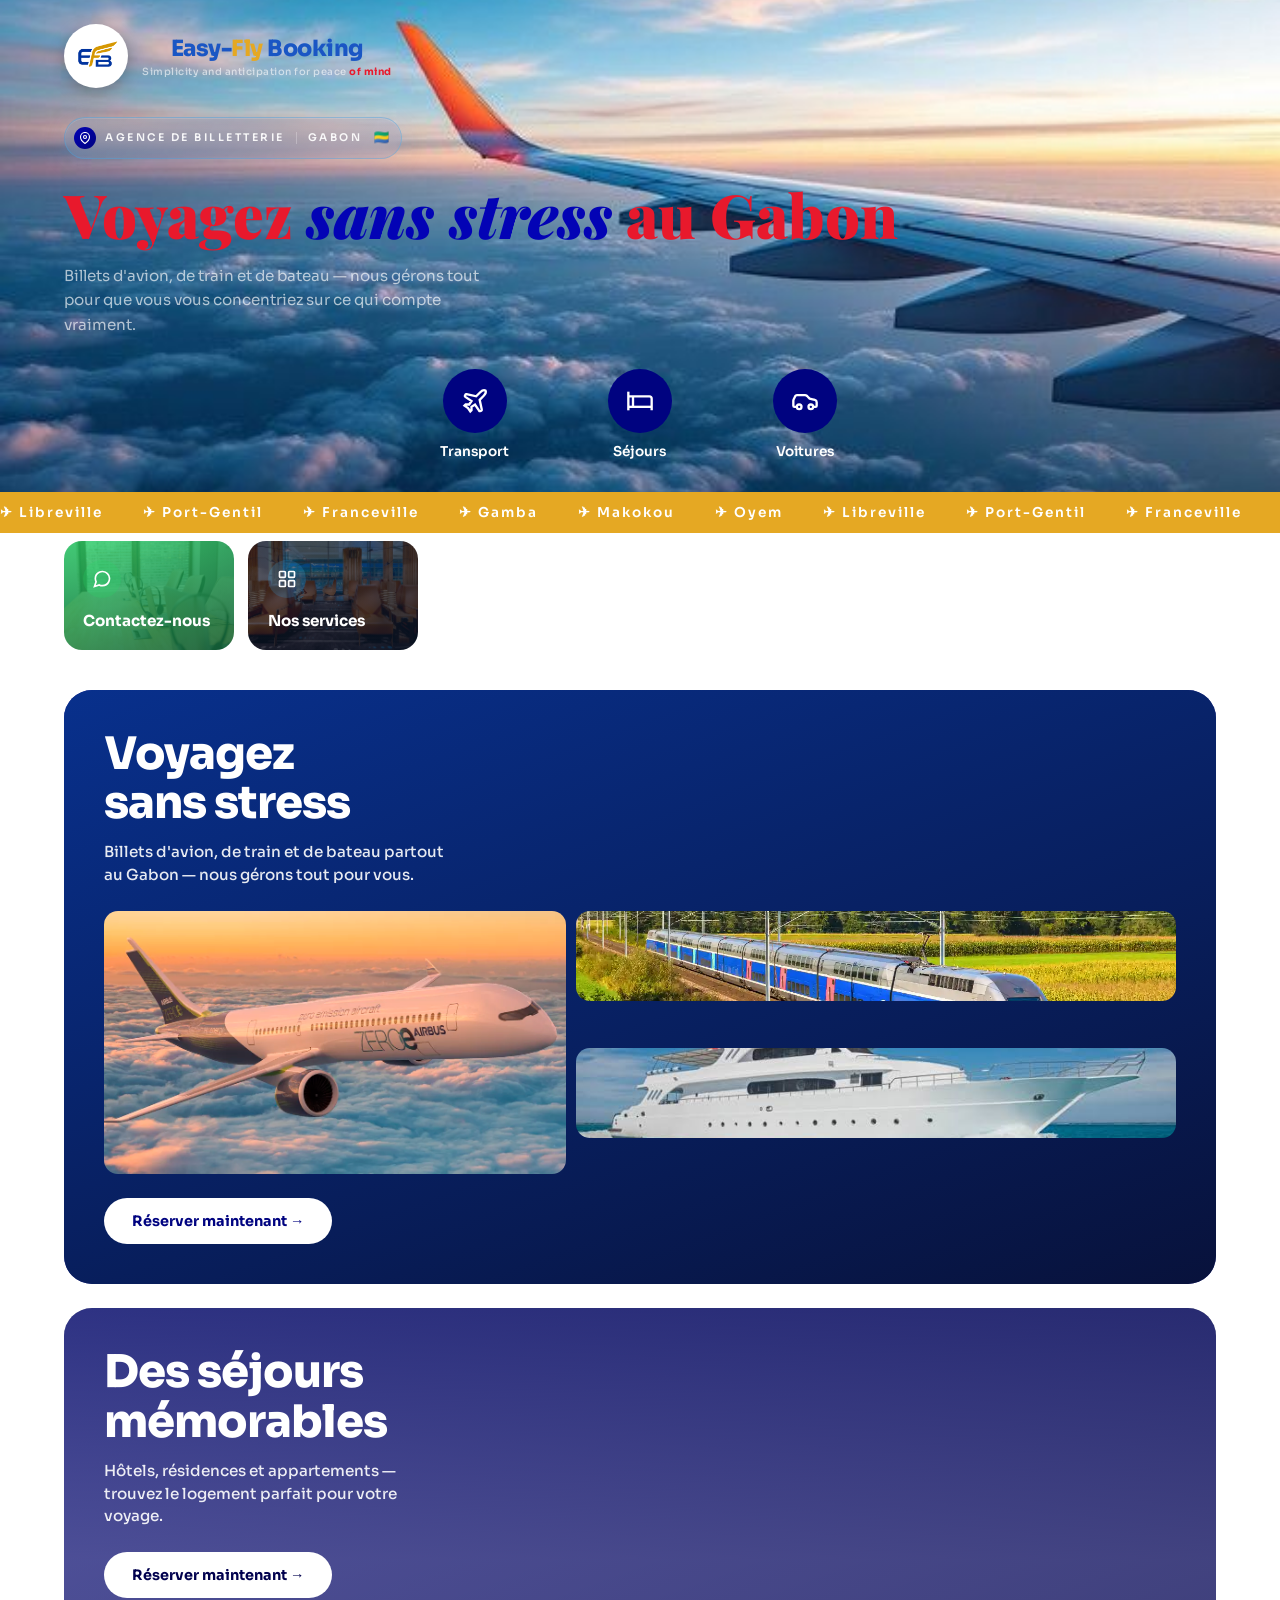
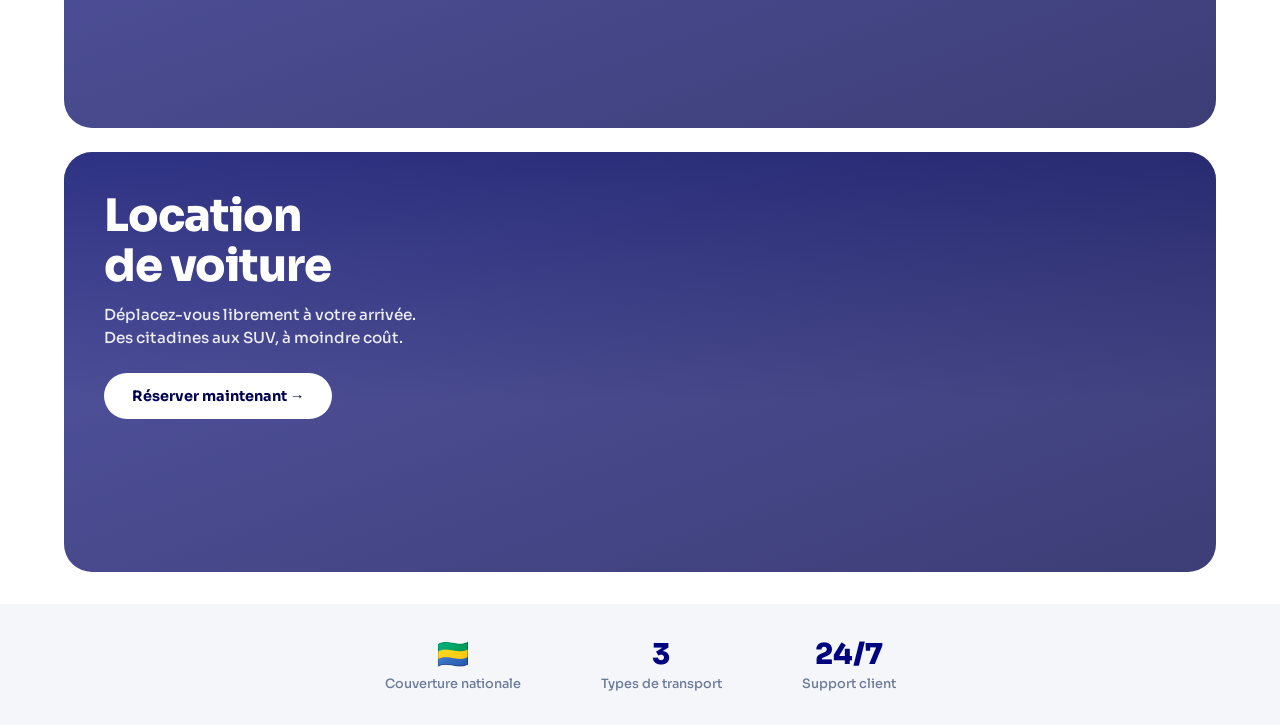
<file: index.html>
<!DOCTYPE html>
<html lang="fr">
<head>
<meta charset="UTF-8">
<meta name="viewport" content="width=device-width, initial-scale=1.0">
<title>Easy Fly Booking — Voyagez Sans Stress</title>
<link href="https://fonts.googleapis.com/css2?family=Sora:wght@400;500;600;700;800&family=Playfair+Display:wght@700;900&display=swap" rel="stylesheet">
  <link rel="stylesheet" href="style.css">
</head>
<body class="page-index">

<!-- TOP BAR with round icons -->
<div class="topbar">
  <div class="topbar-logo">
    <img src="images/logo-efb.png" alt="Easy-Fly Booking" class="topbar-logo-img">
    <div class="topbar-logo-text">
      <div class="logo-name"><span class="c-blue">Easy</span><span class="c-blue">-</span><span class="c-gold">Fly</span> <span class="c-blue">Booking</span></div>
      <div class="logo-tagline">Simplicity and anticipation for peace <span class="red">of mind</span></div>
    </div>
  </div>

  <div class="hero-inline">
    <div class="hero-inline-badge">
      <span class="badge-pin"><svg viewBox="0 0 24 24"><path d="M21 10c0 7-9 13-9 13s-9-6-9-13a9 9 0 0 1 18 0z"/><circle cx="12" cy="10" r="3"/></svg></span>
      Agence de billetterie
      <span class="badge-divider"></span>
      Gabon <span class="badge-flag">🇬🇦</span>
    </div>
    <h1><span class="h1-red">Voyagez</span> <em>sans stress</em> <span class="h1-red">au Gabon</span></h1>
    <p>Billets d'avion, de train et de bateau — nous gérons tout pour que vous vous concentriez sur ce qui compte vraiment.</p>
  </div>

  <div class="icon-nav">
    <a class="icon-item" onclick="openTransport()">
      <div class="icon-circle">
        <svg viewBox="0 0 24 24"><path d="M17.8 19.2 16 11l3.5-3.5C21 6 21.5 4 21 3c-1-.5-3 0-4.5 1.5L13 8 4.8 6.2c-.5-.1-.9.1-1.1.5l-.3.5c-.2.5-.1 1 .3 1.3L9 12l-2 3H4l-1 1 3 2 2 3 1-1v-3l3-2 3.5 5.3c.3.4.8.5 1.3.3l.5-.2c.4-.3.6-.7.5-1.2z"/></svg>
      </div>
      <span class="icon-label">Transport</span>
    </a>
    <a class="icon-item" onclick="openReservation('Séjours')">
      <div class="icon-circle">
        <svg viewBox="0 0 24 24"><path d="M2 4v16"/><path d="M2 8h18a2 2 0 0 1 2 2v10"/><path d="M2 17h20"/><path d="M6 8v9"/></svg>
      </div>
      <span class="icon-label">Séjours</span>
    </a>
    <a class="icon-item" onclick="openReservation('Location de voitures')">
      <div class="icon-circle">
        <svg viewBox="0 0 24 24"><path d="M19 17h2c.6 0 1-.4 1-1v-3c0-.9-.7-1.7-1.5-1.9C18.7 10.6 16 10 16 10s-1.3-1.4-2.2-2.3c-.5-.4-1.1-.7-1.8-.7H5c-.6 0-1.1.4-1.4.9l-1.4 2.9A3.7 3.7 0 0 0 2 12v4c0 .6.4 1 1 1h2"/><circle cx="7" cy="17" r="2"/><circle cx="17" cy="17" r="2"/></svg>
      </div>
      <span class="icon-label">Voitures</span>
    </a>
  </div>
</div>

<!-- DESTINATIONS BAND -->
<div class="dest-band">
  <div class="dest-band-track">
    <span class="dest-band-item">✈ Libreville</span>
    <span class="dest-band-item">✈ Port-Gentil</span>
    <span class="dest-band-item">✈ Franceville</span>
    <span class="dest-band-item">✈ Gamba</span>
    <span class="dest-band-item">✈ Makokou</span>
    <span class="dest-band-item">✈ Oyem</span>
    <span class="dest-band-item">✈ Libreville</span>
    <span class="dest-band-item">✈ Port-Gentil</span>
    <span class="dest-band-item">✈ Franceville</span>
    <span class="dest-band-item">✈ Gamba</span>
    <span class="dest-band-item">✈ Makokou</span>
    <span class="dest-band-item">✈ Oyem</span>
  </div>
</div>

<!-- SCROLL CARDS -->
<div class="scroll-cards">
  <a href="https://wa.me/241065033140?text=Bonjour%2C%20je%20souhaite%20avoir%20des%20informations%20sur%20vos%20prestations%20de%20services%20de%20r%C3%A9servation%20de%20billets%20d%27avion%2C%20de%20bateau%20et%20de%20train." target="_blank" class="mini-card mini-contact">
    <div class="mini-card-icon" style="background:rgba(37,211,102,0.25);">
      <svg viewBox="0 0 24 24" style="width:20px;height:20px;stroke:#fff;stroke-width:2;fill:none;"><path d="M21 11.5a8.38 8.38 0 0 1-.9 3.8 8.5 8.5 0 0 1-7.6 4.7 8.38 8.38 0 0 1-3.8-.9L3 21l1.9-5.7a8.38 8.38 0 0 1-.9-3.8 8.5 8.5 0 0 1 4.7-7.6 8.38 8.38 0 0 1 3.8-.9h.5a8.48 8.48 0 0 1 8 8v.5z"/></svg>
    </div>
    <h4>Contactez-nous</h4>
  </a>
  <a href="services.html" class="mini-card mini-services">
    <div class="mini-card-icon">
      <svg viewBox="0 0 24 24" style="width:20px;height:20px;stroke:#fff;stroke-width:2;fill:none;"><rect x="3" y="3" width="7" height="7" rx="1"/><rect x="14" y="3" width="7" height="7" rx="1"/><rect x="3" y="14" width="7" height="7" rx="1"/><rect x="14" y="14" width="7" height="7" rx="1"/></svg>
    </div>
    <h4>Nos services</h4>
  </a>
</div>

<!-- BIG BLOCKS -->
<div class="blocks" id="services">

  <!-- TRANSPORT BLOCK -->
  <div class="big-block block-flights" onclick="window.location.href='contrat-reservation.html'">
    <div class="city-slideshow">
      <div class="city-slide" style="background-image:url('images/ville1.jpg');"></div>
      <div class="city-slide" style="background-image:url('images/ville2.jpg');"></div>
      <div class="city-slide" style="background-image:url('images/ville3.jpg');"></div>
    </div>
    <div class="block-flights-overlay"></div>
    <div class="block-title">Voyagez<br>sans stress</div>
    <div class="block-sub">Billets d'avion, de train et de bateau partout au Gabon — nous gérons tout pour vous.</div>
    <div class="collage">
      <img class="c1" src="images/avion.webp" alt="Avion">
      <img class="c2" src="images/train.webp" alt="Train">
      <img class="c3" src="images/bateau.jpg" alt="Bateau">
    </div>
    <a href="contrat-reservation.html" class="block-cta" onclick="event.stopPropagation()">Réserver maintenant →</a>
  </div>

  <!-- SEJOURS BLOCK -->
  <div class="big-block block-photo" onclick="openReservation('Séjours')">
    <div class="slideshow-3">
      <div class="slide-3" style="background-image:url('images/sejour.jpg');"></div>
      <div class="slide-3" style="background-image:url('images/sejour1.jpg');"></div>
      <div class="slide-3" style="background-image:url('images/sejour2.jpg');"></div>
    </div>
    <div class="block-photo-overlay"></div>
    <div class="block-title">Des séjours<br>mémorables</div>
    <div class="block-sub">Hôtels, résidences et appartements — trouvez le logement parfait pour votre voyage.</div>
    <a class="block-cta" onclick="event.stopPropagation(); openReservation('Séjours')">Réserver maintenant →</a>
  </div>

  <!-- VOITURES BLOCK -->
  <div class="big-block block-photo" onclick="openReservation('Location de voitures')">
    <div class="slideshow-3">
      <div class="slide-3" style="background-image:url('images/voiture-parking.jpg');"></div>
      <div class="slide-3" style="background-image:url('images/voiture.jpg');"></div>
      <div class="slide-3" style="background-image:url('images/voiture2.jpg');"></div>
    </div>
    <div class="block-photo-overlay"></div>
    <div class="block-title">Location<br>de voiture</div>
    <div class="block-sub">Déplacez-vous librement à votre arrivée. Des citadines aux SUV, à moindre coût.</div>
    <a class="block-cta" onclick="event.stopPropagation(); openReservation('Location de voitures')">Réserver maintenant →</a>
  </div>

</div>

<!-- STATS -->
<div class="stats-strip">
  <div class="stat"><b>🇬🇦</b><span>Couverture nationale</span></div>
  <div class="stat"><b>3</b><span>Types de transport</span></div>
  <div class="stat"><b>24/7</b><span>Support client</span></div>
</div>

<!-- MODALE CHOIX TRANSPORT -->
<div class="modal" id="transport-modal">
  <div class="modal-box" style="max-width:420px;">
    <h3 style="margin-bottom:0.4rem;">Quel transport ?</h3>
    <p style="margin-bottom:1.5rem;">Choisissez votre mode de transport pour démarrer votre réservation.</p>
    <div class="transport-choices">
      <a href="contrat-reservation.html?transport=avion" class="transport-choice">
        <div class="tc-icon" style="background:linear-gradient(135deg,#1A56C4,#0A3A8F);">
          <svg viewBox="0 0 24 24"><path d="M17.8 19.2 16 11l3.5-3.5C21 6 21.5 4 21 3c-1-.5-3 0-4.5 1.5L13 8 4.8 6.2c-.5-.1-.9.1-1.1.5l-.3.5c-.2.5-.1 1 .3 1.3L9 12l-2 3H4l-1 1 3 2 2 3 1-1v-3l3-2 3.5 5.3c.3.4.8.5 1.3.3l.5-.2c.4-.3.6-.7.5-1.2z"/></svg>
        </div>
        <div class="tc-text"><b>Avion</b><span>Vols domestiques</span></div>
        <span class="tc-arrow">→</span>
      </a>
      <a href="contrat-reservation.html?transport=train" class="transport-choice">
        <div class="tc-icon" style="background:linear-gradient(135deg,#1C3557,#0A1628);">
          <svg viewBox="0 0 24 24"><rect x="4" y="3" width="16" height="16" rx="2"/><path d="M4 11h16"/><path d="M12 3v8"/><path d="m8 19-2 3"/><path d="m18 22-2-3"/><path d="M8 15h.01"/><path d="M16 15h.01"/></svg>
        </div>
        <div class="tc-text"><b>Train</b><span>Liaison Libreville — Franceville</span></div>
        <span class="tc-arrow">→</span>
      </a>
      <a href="contrat-reservation.html?transport=bateau" class="transport-choice">
        <div class="tc-icon" style="background:linear-gradient(135deg,#E5A823,#B8860B);">
          <svg viewBox="0 0 24 24"><path d="M2 21c.6.5 1.2 1 2.5 1 2.5 0 2.5-2 5-2 2.6 0 2.4 2 5 2 2.5 0 2.5-2 5-2 1.3 0 1.9.5 2.5 1"/><path d="M19.38 20A11.6 11.6 0 0 0 21 14l-9-4-9 4c0 2.9.94 5.34 2.81 7.76"/><path d="M19 13V7a2 2 0 0 0-2-2H7a2 2 0 0 0-2 2v6"/><path d="M12 10v4"/><path d="M12 2v3"/></svg>
        </div>
        <div class="tc-text"><b>Bateau</b><span>Liaison Libreville — Port-Gentil</span></div>
        <span class="tc-arrow">→</span>
      </a>
    </div>
    <button class="modal-close" onclick="closeTransport()" style="margin-top:1.2rem;">Annuler</button>
  </div>
</div>


<!-- MODALE RÉSERVATION (Séjours / Voitures) -->
<div class="modal" id="reservation-modal">
  <div class="modal-box" style="max-width:440px;">
    <h3 id="resa-title" style="margin-bottom:0.4rem;">Réservation</h3>
    <p style="margin-bottom:1.2rem;color:var(--gray);font-size:0.88rem;">Remplissez ce formulaire, nous vous répondons sur WhatsApp.</p>

    <div class="resa-form">
      <input id="resa-nom" type="text" placeholder="Votre nom complet *" class="resa-input">
      <input id="resa-tel" type="tel" placeholder="Votre téléphone *" class="resa-input">
      <input id="resa-ville" type="text" placeholder="Ville / destination *" class="resa-input">
      <div class="resa-row">
        <input id="resa-datedebut" type="text" onfocus="(this.type='date')" placeholder="Date début *" class="resa-input">
        <input id="resa-datefin" type="text" onfocus="(this.type='date')" placeholder="Date fin *" class="resa-input">
      </div>
      <textarea id="resa-details" placeholder="Détails (nb de personnes, type de véhicule, budget...)" class="resa-input" rows="3"></textarea>
    </div>

    <div id="resa-alert" style="display:none;color:#E8192C;font-size:0.82rem;margin:8px 0;"></div>

    <a id="resa-send" href="#" target="_blank" onclick="return envoyerReservation()" class="resa-btn">
      💬 Envoyer sur WhatsApp
    </a>
    <button class="modal-close" onclick="closeReservation()" style="margin-top:10px;">Annuler</button>
  </div>
</div>

  <script src="script.js"></script>
</body>
</html>
</file>
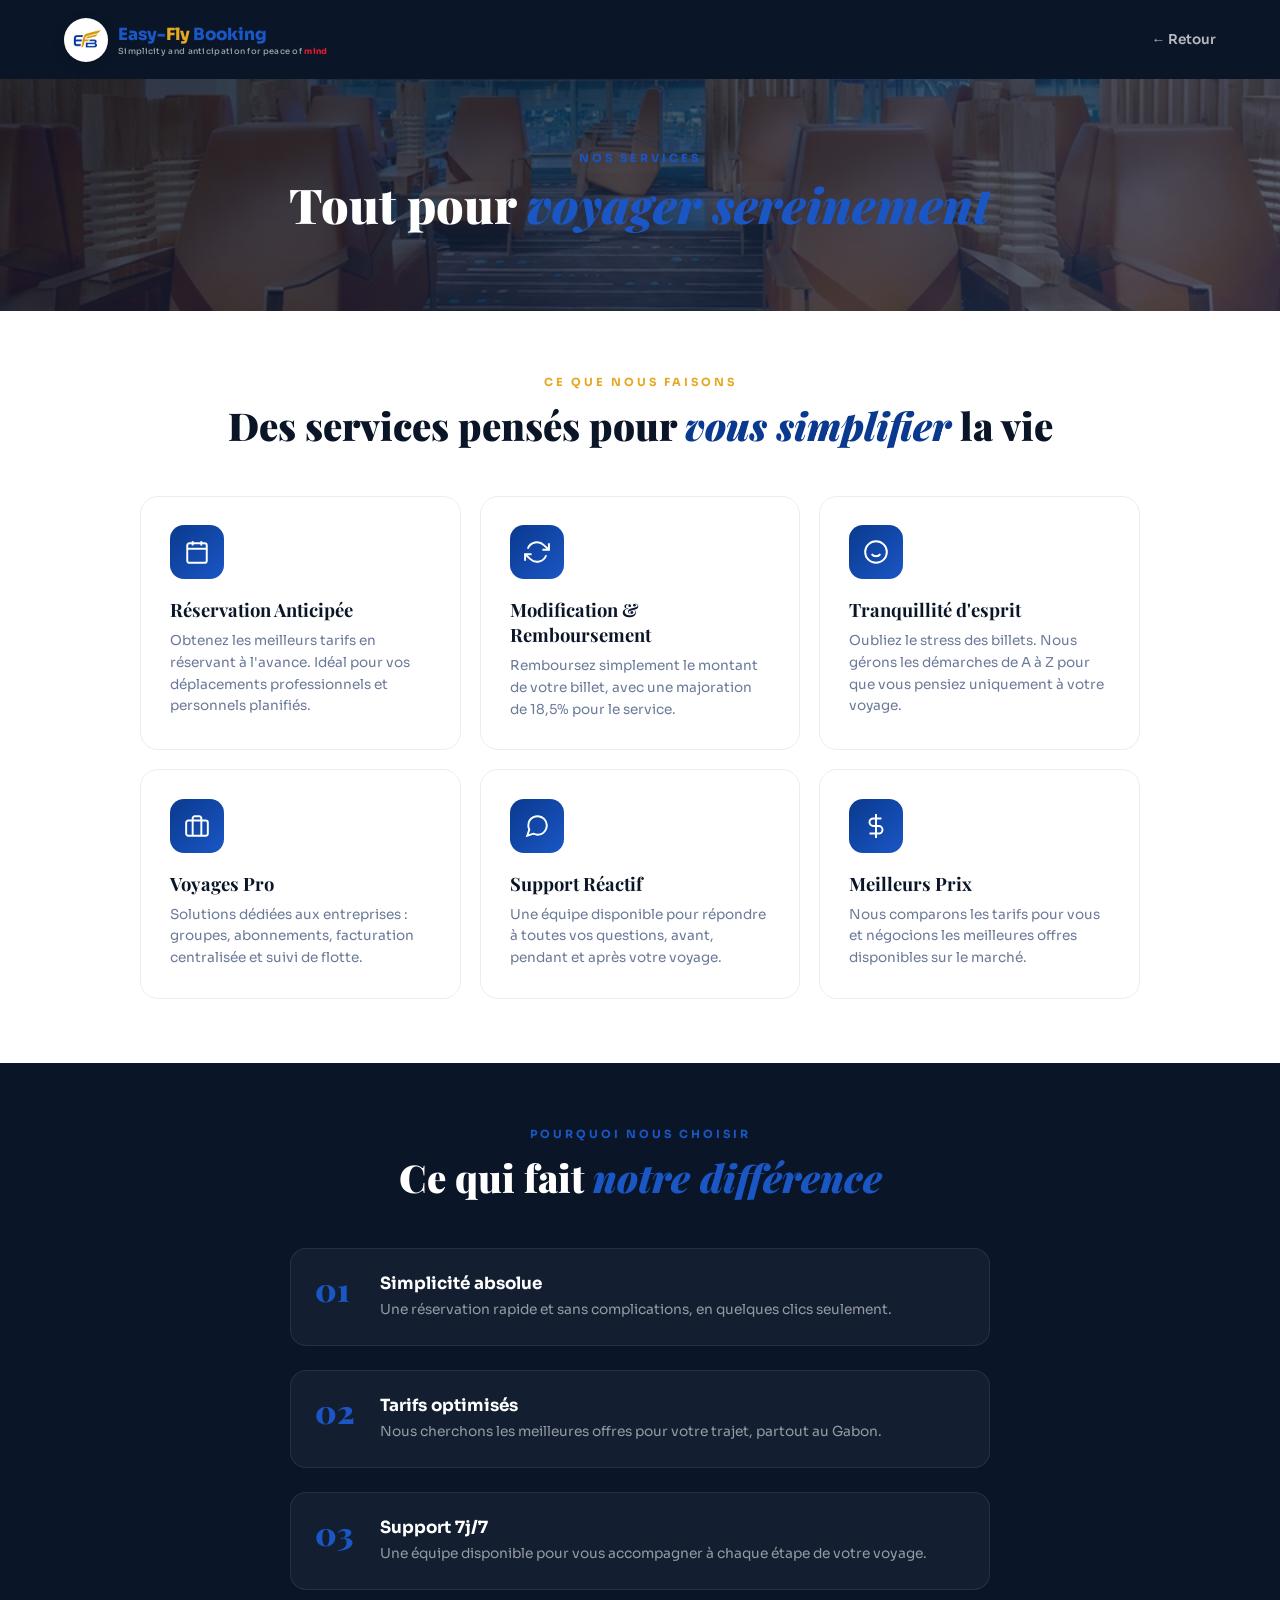
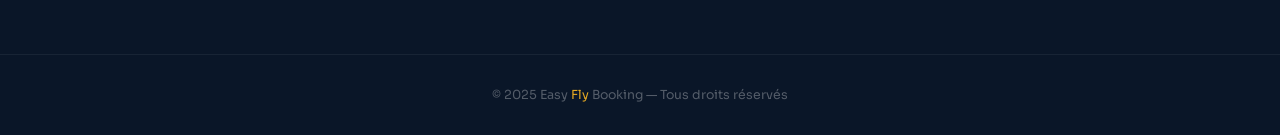
<file: services-2.html>
<!DOCTYPE html>
<html lang="fr">
<head>
<meta charset="UTF-8">
<meta name="viewport" content="width=device-width, initial-scale=1.0">
<title>Easy Fly Booking — Nos Services</title>
<link href="https://fonts.googleapis.com/css2?family=Sora:wght@400;500;600;700;800&family=Playfair+Display:wght@700;900&display=swap" rel="stylesheet">
<style>
  :root {
    --red:#E5A823; --blue:#0A3A8F; --blue-dark:#0A1628;
    --sky:#1A56C4; --white:#fff; --ink:#0A1628;
    --gray:#6B7A99; --light:#F4F6FA; --border:#E8EDF4;
  }
  *,*::before,*::after { margin:0; padding:0; box-sizing:border-box; }
  html { scroll-behavior:smooth; }
  body { font-family:'Sora',sans-serif; background:var(--white); color:var(--ink); -webkit-font-smoothing:antialiased; }

  /* NAV */
  .topnav {
    position:sticky; top:0; z-index:100;
    background:var(--blue-dark); color:#fff;
    display:flex; align-items:center; justify-content:space-between;
    padding:1.1rem 5%;
  }
  .topnav-logo { display:flex; align-items:center; gap:10px; }
  .topnav-logo-img {
    height:44px; width:44px; flex-shrink:0;
    border-radius:50%; background:#fff;
    object-fit:contain; padding:4px;
    box-shadow:0 3px 12px rgba(0,0,0,0.2);
  }
  .topnav-logo-text { display:flex; flex-direction:column; gap:1px; }
  .tn-name { font-size:1.05rem; font-weight:800; color:#fff; }
  .tn-name .c-blue { color:#1A56C4; }
  .tn-name .c-gold { color:#E5A823; }
  .tn-tagline { font-size:0.52rem; font-weight:500; letter-spacing:0.3px; color:rgba(255,255,255,0.6); }
  .tn-tagline .red { color:#E8192C; font-weight:700; }
  .topnav-back { color:rgba(255,255,255,0.7); text-decoration:none; font-size:0.85rem; font-weight:600; }
  .topnav-back:hover { color:#fff; }

  /* PAGE HEADER */
  .page-header {
    position:relative;
    background:
      linear-gradient(135deg, rgba(10,22,40,0.80), rgba(28,53,87,0.70)),
      url('images/lounge.webp') center/cover no-repeat;
    color:#fff; padding:4.5rem 5% 5rem; text-align:center;
    overflow:hidden;
  }
  .page-header .eyebrow {
    font-size:0.7rem; font-weight:700; letter-spacing:3px;
    text-transform:uppercase; color:var(--sky); margin-bottom:0.8rem;
  }
  .page-header h1 {
    font-family:'Playfair Display',serif;
    font-size:clamp(2rem,5vw,3rem); font-weight:900; line-height:1.1;
  }
  .page-header h1 em { color:var(--sky); font-style:italic; }

  /* SECTION */
  section { padding:4rem 5%; }
  .section-eyebrow {
    font-size:0.7rem; font-weight:700; letter-spacing:3px;
    text-transform:uppercase; color:var(--red); margin-bottom:0.8rem; text-align:center;
  }
  .section-title {
    font-family:'Playfair Display',serif;
    font-size:clamp(1.7rem,4vw,2.4rem); font-weight:900;
    text-align:center; margin-bottom:3rem; line-height:1.2;
  }
  .section-title em { color:var(--blue); font-style:italic; }

  /* FEATURES GRID */
  .features-grid {
    display:grid; grid-template-columns:repeat(auto-fit,minmax(280px,1fr));
    gap:1.2rem; max-width:1000px; margin:0 auto;
  }
  .feature-card {
    background:var(--white); border:1px solid var(--border);
    border-radius:18px; padding:1.8rem;
    transition:transform 0.3s, box-shadow 0.3s, border-color 0.3s;
  }
  .feature-card:hover {
    transform:translateY(-6px); box-shadow:0 16px 40px rgba(0,0,0,0.1);
    border-color:var(--blue);
  }
  .feature-icon {
    width:54px; height:54px; border-radius:14px;
    background:linear-gradient(135deg,var(--blue),var(--sky));
    display:flex; align-items:center; justify-content:center; margin-bottom:1.1rem;
  }
  .feature-icon svg { width:26px; height:26px; stroke:#fff; stroke-width:1.8; fill:none; }
  .feature-card h3 { font-family:'Playfair Display',serif; font-size:1.15rem; font-weight:700; margin-bottom:0.5rem; }
  .feature-card p { font-size:0.85rem; color:var(--gray); line-height:1.6; }

  /* DIFFERENCE SECTION */
  .difference { background:var(--blue-dark); color:#fff; }
  .difference .section-eyebrow { color:var(--sky); }
  .difference .section-title { color:#fff; }
  .diff-list {
    max-width:700px; margin:0 auto;
    display:flex; flex-direction:column; gap:1.5rem;
  }
  .diff-item {
    display:flex; gap:1.2rem; align-items:flex-start;
    background:rgba(255,255,255,0.04);
    border:1px solid rgba(255,255,255,0.08);
    border-radius:16px; padding:1.5rem;
  }
  .diff-num {
    font-family:'Playfair Display',serif; font-size:2rem; font-weight:900;
    color:var(--sky); line-height:1; flex-shrink:0; width:46px;
  }
  .diff-title { font-weight:700; font-size:1.05rem; margin-bottom:5px; }
  .diff-desc { font-size:0.86rem; color:rgba(255,255,255,0.55); line-height:1.6; }

  /* CTA */
  .cta-section { text-align:center; background:var(--light); }
  .cta-section h2 { font-family:'Playfair Display',serif; font-size:1.8rem; font-weight:900; margin-bottom:1.5rem; }
  .cta-btn {
    display:inline-block; background:var(--red); color:#fff; text-decoration:none;
    padding:15px 36px; border-radius:50px; font-weight:700; font-size:1rem;
    box-shadow:0 6px 24px rgba(232,25,44,0.35); transition:transform 0.2s;
  }
  .cta-btn:hover { transform:translateY(-2px); }

  footer { background:var(--blue-dark); color:rgba(255,255,255,0.3); text-align:center; padding:2rem; font-size:0.78rem; border-top:1px solid rgba(255,255,255,0.06); }
  footer span { color:var(--red); }
</style>
</head>
<body>

<div class="topnav">
  <div class="topnav-logo">
    <img src="images/logo-efb.png" alt="Easy-Fly Booking" class="topnav-logo-img">
    <div class="topnav-logo-text">
      <div class="tn-name"><span class="c-blue">Easy</span><span class="c-blue">-</span><span class="c-gold">Fly</span> <span class="c-blue">Booking</span></div>
      <div class="tn-tagline">Simplicity and anticipation for peace of <span class="red">mind</span></div>
    </div>
  </div>
  <a href="index.html" class="topnav-back">← Retour</a>
</div>

<div class="page-header">
  <div class="eyebrow">Nos services</div>
  <h1>Tout pour <em>voyager sereinement</em></h1>
</div>

<!-- SERVICES -->
<section>
  <div class="section-eyebrow">Ce que nous faisons</div>
  <h2 class="section-title">Des services pensés pour <em>vous simplifier</em> la vie</h2>
  <div class="features-grid">
    <div class="feature-card">
      <div class="feature-icon"><svg viewBox="0 0 24 24"><rect x="3" y="4" width="18" height="18" rx="2"/><line x1="3" y1="9" x2="21" y2="9"/><line x1="8" y1="2" x2="8" y2="6"/><line x1="16" y1="2" x2="16" y2="6"/></svg></div>
      <h3>Réservation Anticipée</h3>
      <p>Obtenez les meilleurs tarifs en réservant à l'avance. Idéal pour vos déplacements professionnels et personnels planifiés.</p>
    </div>
    <div class="feature-card">
      <div class="feature-icon"><svg viewBox="0 0 24 24"><polyline points="23 4 23 10 17 10"/><polyline points="1 20 1 14 7 14"/><path d="M3.51 9a9 9 0 0 1 14.85-3.36L23 10M1 14l4.64 4.36A9 9 0 0 0 20.49 15"/></svg></div>
      <h3>Modification & Remboursement</h3>
      <p>Remboursez simplement le montant de votre billet, avec une majoration de 18,5% pour le service.</p>
    </div>
    <div class="feature-card">
      <div class="feature-icon"><svg viewBox="0 0 24 24"><circle cx="12" cy="12" r="10"/><path d="M8 14s1.5 2 4 2 4-2 4-2"/><line x1="9" y1="9" x2="9.01" y2="9"/><line x1="15" y1="9" x2="15.01" y2="9"/></svg></div>
      <h3>Tranquillité d'esprit</h3>
      <p>Oubliez le stress des billets. Nous gérons les démarches de A à Z pour que vous pensiez uniquement à votre voyage.</p>
    </div>
    <div class="feature-card">
      <div class="feature-icon"><svg viewBox="0 0 24 24"><rect x="2" y="7" width="20" height="14" rx="2"/><path d="M16 21V5a2 2 0 0 0-2-2h-4a2 2 0 0 0-2 2v16"/></svg></div>
      <h3>Voyages Pro</h3>
      <p>Solutions dédiées aux entreprises : groupes, abonnements, facturation centralisée et suivi de flotte.</p>
    </div>
    <div class="feature-card">
      <div class="feature-icon"><svg viewBox="0 0 24 24"><path d="M21 11.5a8.38 8.38 0 0 1-.9 3.8 8.5 8.5 0 0 1-7.6 4.7 8.38 8.38 0 0 1-3.8-.9L3 21l1.9-5.7a8.38 8.38 0 0 1-.9-3.8 8.5 8.5 0 0 1 4.7-7.6 8.38 8.38 0 0 1 3.8-.9h.5a8.48 8.48 0 0 1 8 8v.5z"/></svg></div>
      <h3>Support Réactif</h3>
      <p>Une équipe disponible pour répondre à toutes vos questions, avant, pendant et après votre voyage.</p>
    </div>
    <div class="feature-card">
      <div class="feature-icon"><svg viewBox="0 0 24 24"><line x1="12" y1="1" x2="12" y2="23"/><path d="M17 5H9.5a3.5 3.5 0 0 0 0 7h5a3.5 3.5 0 0 1 0 7H6"/></svg></div>
      <h3>Meilleurs Prix</h3>
      <p>Nous comparons les tarifs pour vous et négocions les meilleures offres disponibles sur le marché.</p>
    </div>
  </div>
</section>

<!-- DIFFERENCE -->
<section class="difference">
  <div class="section-eyebrow">Pourquoi nous choisir</div>
  <h2 class="section-title">Ce qui fait <em style="color:var(--sky);">notre différence</em></h2>
  <div class="diff-list">
    <div class="diff-item">
      <div class="diff-num">01</div>
      <div>
        <div class="diff-title">Simplicité absolue</div>
        <div class="diff-desc">Une réservation rapide et sans complications, en quelques clics seulement.</div>
      </div>
    </div>
    <div class="diff-item">
      <div class="diff-num">02</div>
      <div>
        <div class="diff-title">Tarifs optimisés</div>
        <div class="diff-desc">Nous cherchons les meilleures offres pour votre trajet, partout au Gabon.</div>
      </div>
    </div>
    <div class="diff-item">
      <div class="diff-num">03</div>
      <div>
        <div class="diff-title">Support 7j/7</div>
        <div class="diff-desc">Une équipe disponible pour vous accompagner à chaque étape de votre voyage.</div>
      </div>
    </div>
  </div>
</section>

<footer>© 2025 Easy <span>Fly</span> Booking — Tous droits réservés</footer>

</body>
</html>
</file>
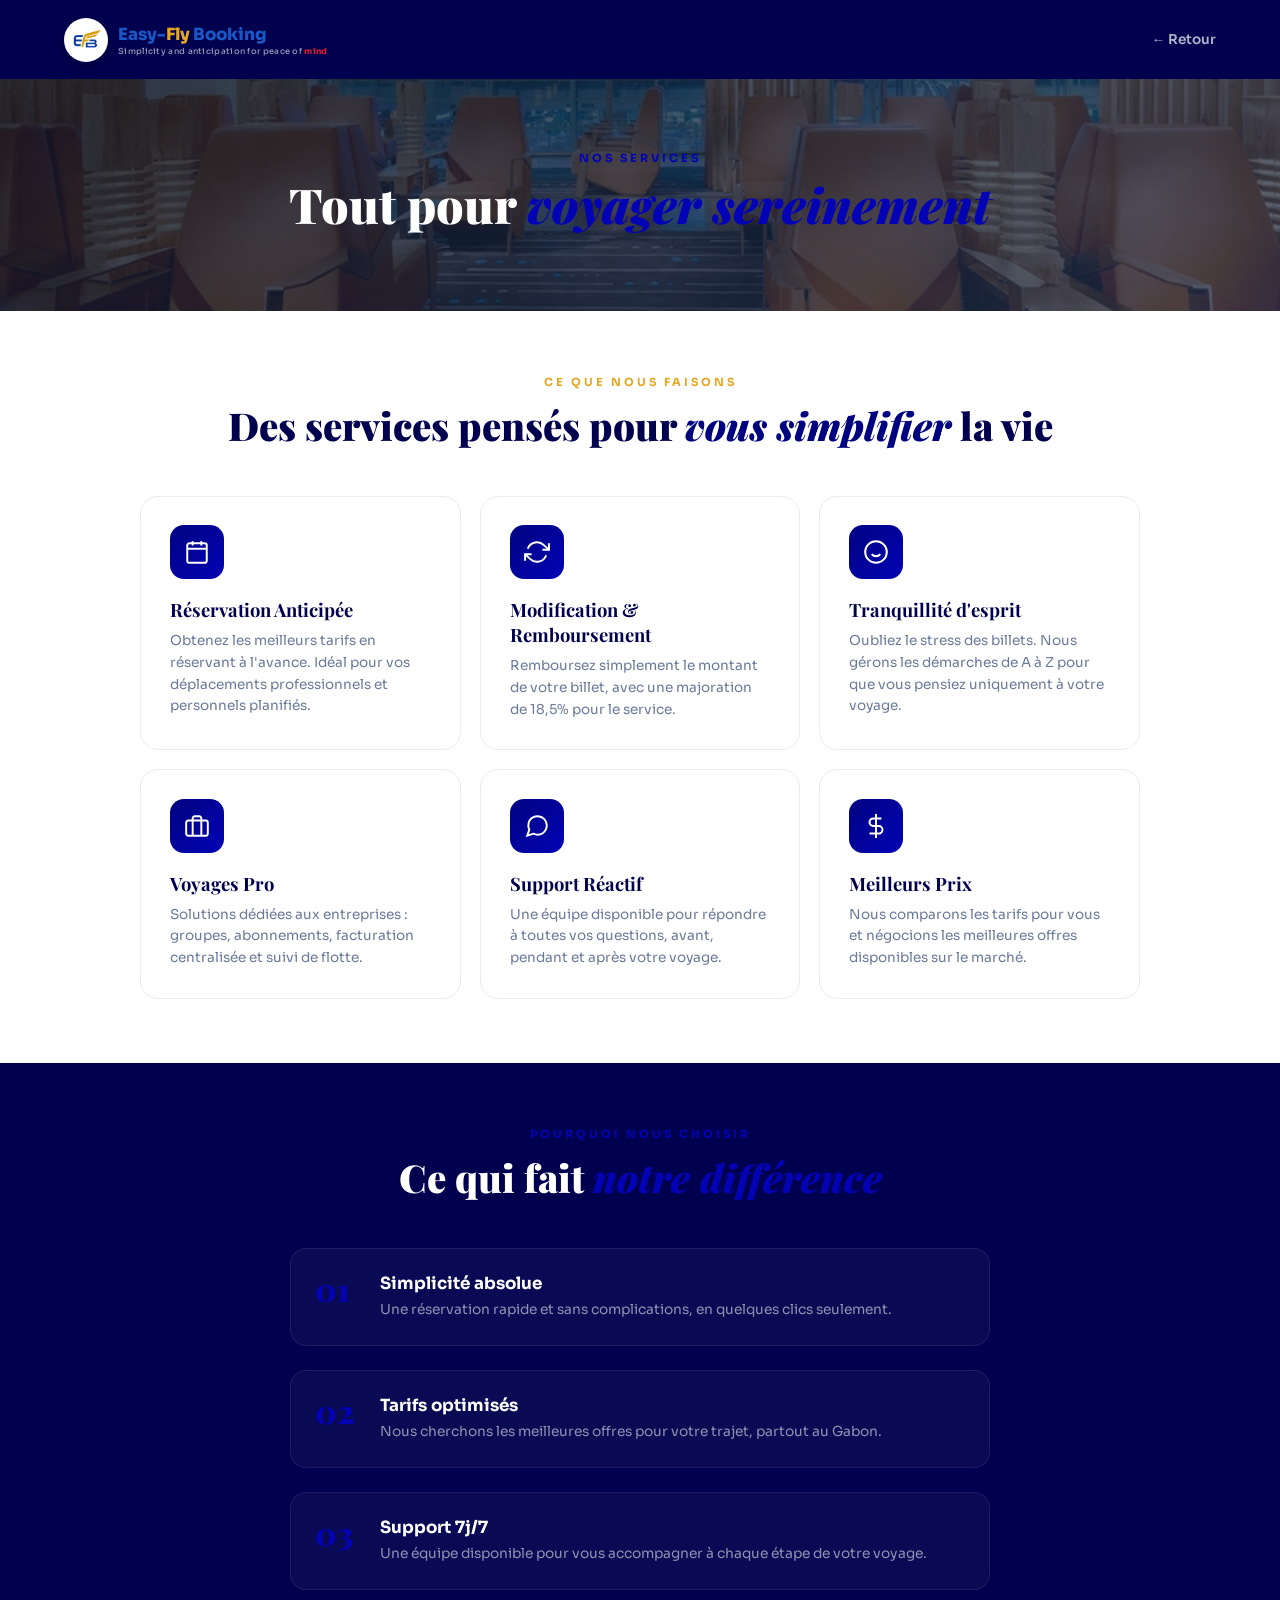
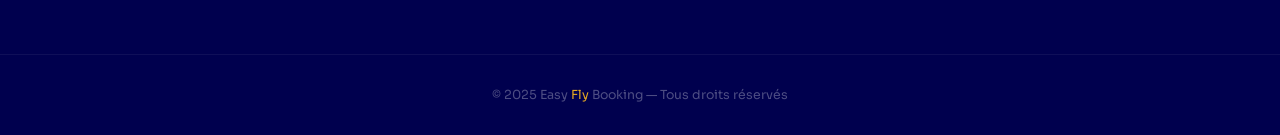
<file: services.html>
<!DOCTYPE html>
<html lang="fr">
<head>
<meta charset="UTF-8">
<meta name="viewport" content="width=device-width, initial-scale=1.0">
<title>Easy Fly Booking — Nos Services</title>
<link href="https://fonts.googleapis.com/css2?family=Sora:wght@400;500;600;700;800&family=Playfair+Display:wght@700;900&display=swap" rel="stylesheet">
  <link rel="stylesheet" href="style.css">
</head>
<body class="page-services">

<div class="topnav">
  <div class="topnav-logo">
    <img src="images/logo-efb.png" alt="Easy-Fly Booking" class="topnav-logo-img">
    <div class="topnav-logo-text">
      <div class="tn-name"><span class="c-blue">Easy</span><span class="c-blue">-</span><span class="c-gold">Fly</span> <span class="c-blue">Booking</span></div>
      <div class="tn-tagline">Simplicity and anticipation for peace of <span class="red">mind</span></div>
    </div>
  </div>
  <a href="index.html" class="topnav-back">← Retour</a>
</div>

<div class="page-header">
  <div class="eyebrow">Nos services</div>
  <h1>Tout pour <em>voyager sereinement</em></h1>
</div>

<!-- SERVICES -->
<section>
  <div class="section-eyebrow">Ce que nous faisons</div>
  <h2 class="section-title">Des services pensés pour <em>vous simplifier</em> la vie</h2>
  <div class="features-grid">
    <div class="feature-card">
      <div class="feature-icon"><svg viewBox="0 0 24 24"><rect x="3" y="4" width="18" height="18" rx="2"/><line x1="3" y1="9" x2="21" y2="9"/><line x1="8" y1="2" x2="8" y2="6"/><line x1="16" y1="2" x2="16" y2="6"/></svg></div>
      <h3>Réservation Anticipée</h3>
      <p>Obtenez les meilleurs tarifs en réservant à l'avance. Idéal pour vos déplacements professionnels et personnels planifiés.</p>
    </div>
    <div class="feature-card">
      <div class="feature-icon"><svg viewBox="0 0 24 24"><polyline points="23 4 23 10 17 10"/><polyline points="1 20 1 14 7 14"/><path d="M3.51 9a9 9 0 0 1 14.85-3.36L23 10M1 14l4.64 4.36A9 9 0 0 0 20.49 15"/></svg></div>
      <h3>Modification & Remboursement</h3>
      <p>Remboursez simplement le montant de votre billet, avec une majoration de 18,5% pour le service.</p>
    </div>
    <div class="feature-card">
      <div class="feature-icon"><svg viewBox="0 0 24 24"><circle cx="12" cy="12" r="10"/><path d="M8 14s1.5 2 4 2 4-2 4-2"/><line x1="9" y1="9" x2="9.01" y2="9"/><line x1="15" y1="9" x2="15.01" y2="9"/></svg></div>
      <h3>Tranquillité d'esprit</h3>
      <p>Oubliez le stress des billets. Nous gérons les démarches de A à Z pour que vous pensiez uniquement à votre voyage.</p>
    </div>
    <div class="feature-card">
      <div class="feature-icon"><svg viewBox="0 0 24 24"><rect x="2" y="7" width="20" height="14" rx="2"/><path d="M16 21V5a2 2 0 0 0-2-2h-4a2 2 0 0 0-2 2v16"/></svg></div>
      <h3>Voyages Pro</h3>
      <p>Solutions dédiées aux entreprises : groupes, abonnements, facturation centralisée et suivi de flotte.</p>
    </div>
    <div class="feature-card">
      <div class="feature-icon"><svg viewBox="0 0 24 24"><path d="M21 11.5a8.38 8.38 0 0 1-.9 3.8 8.5 8.5 0 0 1-7.6 4.7 8.38 8.38 0 0 1-3.8-.9L3 21l1.9-5.7a8.38 8.38 0 0 1-.9-3.8 8.5 8.5 0 0 1 4.7-7.6 8.38 8.38 0 0 1 3.8-.9h.5a8.48 8.48 0 0 1 8 8v.5z"/></svg></div>
      <h3>Support Réactif</h3>
      <p>Une équipe disponible pour répondre à toutes vos questions, avant, pendant et après votre voyage.</p>
    </div>
    <div class="feature-card">
      <div class="feature-icon"><svg viewBox="0 0 24 24"><line x1="12" y1="1" x2="12" y2="23"/><path d="M17 5H9.5a3.5 3.5 0 0 0 0 7h5a3.5 3.5 0 0 1 0 7H6"/></svg></div>
      <h3>Meilleurs Prix</h3>
      <p>Nous comparons les tarifs pour vous et négocions les meilleures offres disponibles sur le marché.</p>
    </div>
  </div>
</section>

<!-- DIFFERENCE -->
<section class="difference">
  <div class="section-eyebrow">Pourquoi nous choisir</div>
  <h2 class="section-title">Ce qui fait <em style="color:var(--sky);">notre différence</em></h2>
  <div class="diff-list">
    <div class="diff-item">
      <div class="diff-num">01</div>
      <div>
        <div class="diff-title">Simplicité absolue</div>
        <div class="diff-desc">Une réservation rapide et sans complications, en quelques clics seulement.</div>
      </div>
    </div>
    <div class="diff-item">
      <div class="diff-num">02</div>
      <div>
        <div class="diff-title">Tarifs optimisés</div>
        <div class="diff-desc">Nous cherchons les meilleures offres pour votre trajet, partout au Gabon.</div>
      </div>
    </div>
    <div class="diff-item">
      <div class="diff-num">03</div>
      <div>
        <div class="diff-title">Support 7j/7</div>
        <div class="diff-desc">Une équipe disponible pour vous accompagner à chaque étape de votre voyage.</div>
      </div>
    </div>
  </div>
</section>

<footer>© 2025 Easy <span>Fly</span> Booking — Tous droits réservés</footer>

  <script src="script.js"></script>
</body>
</html>
</file>
<file: style.css>
/* =========================================================
   EASY-FLY BOOKING — Feuille de style du site
   ---------------------------------------------------------
   1. Base commune (variables, reset)
   2. Page d'accueil          -> body.page-index
   3. Page Nos services       -> body.page-services
   4. Page Contrat            -> body.page-contrat
   ========================================================= */

/* ============ 1. BASE COMMUNE ============ */
:root {
  --red:#E5A823; --blue:#000380; --blue-dark:#00004e;
  --sky:#0303b5; --white:#fff; --ink:#00004e;
  --gray:#6B7A99; --light:#F4F6FA; --border:#E8EDF4;
  --violet:#6a40da; --lavande:#a875ff;
}

*, *::before, *::after { margin:0; padding:0; box-sizing:border-box; }
html { scroll-behavior:smooth; }


/* ============ 2. PAGE D'ACCUEIL ============ */
body.page-index { font-family:'Sora',sans-serif; background:var(--white); color:var(--ink); -webkit-font-smoothing:antialiased; }
.page-index /* TOP NAV */
  .topbar {
    position:relative;
    background:var(--blue-dark); color:#fff;
    padding:1.5rem 5% 2rem;
    overflow:hidden;
  }
.page-index .topbar::before {
    content:''; position:absolute; inset:0; z-index:0;
    background:
      url('images/header-avion.jpg') center/cover no-repeat;
  }
.page-index .topbar > * { position:relative; z-index:2; }
.page-index .topbar-logo {
    display:flex; align-items:center; gap:14px;
    margin-bottom:1.8rem;
  }
.page-index .topbar-logo-img {
    height:64px; width:64px; flex-shrink:0;
    border-radius:50%;
    background:#fff;
    object-fit:contain;
    padding:6px;
    box-shadow:0 4px 16px rgba(0,0,0,0.25);
  }
.page-index .topbar-logo-text { display:flex; flex-direction:column; gap:3px; align-items:center; }
.page-index .logo-name { text-align:center; }
.page-index .logo-name {
    font-size:1.4rem; font-weight:800; letter-spacing:-0.5px; color:#fff;
  }
.page-index .logo-name .c-blue { color:#1A56C4; }
.page-index .logo-name .c-gold { color:#E5A823; }
.page-index .logo-tagline {
    font-size:0.62rem; font-weight:500; letter-spacing:0.5px;
    color:rgba(255,255,255,0.6);
  }
.page-index .logo-tagline .red { color:#E8192C; font-weight:700; }
.page-index /* ── HERO INLINE (dans le topbar) ── */
  .hero-inline {
    margin:1.8rem 0 2rem;
  }
.page-index .hero-inline-badge {
    display:inline-flex; align-items:center; gap:9px;
    background:linear-gradient(120deg, rgba(58,171,240,0.18), rgba(0,102,255,0.10));
    backdrop-filter:blur(14px);
    border:1px solid rgba(58,171,240,0.35);
    padding:9px 8px 9px 9px; border-radius:50px;
    font-family:'Sora',sans-serif;
    font-size:0.66rem; font-weight:600;
    letter-spacing:2.5px; text-transform:uppercase;
    color:rgba(255,255,255,0.92); margin-bottom:1.4rem; width:fit-content;
    box-shadow:0 4px 24px rgba(58,171,240,0.15), inset 0 1px 0 rgba(255,255,255,0.12);
  }
.page-index .hero-inline-badge .badge-pin {
    display:inline-flex; align-items:center; justify-content:center;
    width:22px; height:22px; border-radius:50%;
    background:linear-gradient(135deg, var(--sky), var(--blue));
    flex-shrink:0;
  }
.page-index .hero-inline-badge .badge-pin svg {
    width:12px; height:12px; stroke:#fff; stroke-width:2.2; fill:none;
  }
.page-index .hero-inline-badge .badge-flag { font-size:0.85rem; margin-left:2px; }
.page-index .hero-inline-badge .badge-divider {
    width:1px; height:12px; background:rgba(255,255,255,0.25);
    margin:0 2px;
  }
@keyframes pulse { 0%,100%{opacity:1;transform:scale(1);} 50%{opacity:0.5;transform:scale(0.8);} }
.page-index .hero-inline h1 {
    font-family:'Playfair Display',serif;
    font-size:clamp(2.4rem,7vw,3.8rem);
    font-weight:900; line-height:1.1; color:#fff;
    margin-bottom:1rem;
  }
.page-index .hero-inline h1 em { font-style:italic; color:var(--sky); }
.page-index .hero-inline h1 .h1-red { color:#E8192C; }
.page-index .hero-inline p {
    font-family:'Sora',sans-serif;
    font-size:0.95rem; line-height:1.6;
    color:rgba(255,255,255,0.65); max-width:440px;
  }
.page-index /* ROUND ICON NAV */
  .icon-nav {
    display:flex; justify-content:space-around; gap:1rem;
    max-width:480px;
  }
.page-index .icon-item {
    display:flex; flex-direction:column; align-items:center; gap:10px;
    cursor:pointer; text-decoration:none;
    flex:1;
  }
.page-index .icon-circle {
    width:64px; height:64px; border-radius:50%;
    background:var(--blue);
    display:flex; align-items:center; justify-content:center;
    transition:transform 0.25s, background 0.25s;
    position:relative;
  }
.page-index .icon-item:hover .icon-circle { transform:translateY(-4px); background:var(--sky); }
.page-index .icon-circle svg { width:28px; height:28px; stroke:#fff; stroke-width:2; fill:none; }
.page-index .icon-label { font-size:0.85rem; font-weight:600; color:#fff; }
.page-index .icon-soon {
    position:absolute; top:-4px; right:-8px;
    background:#fff; color:#E8192C;
    font-size:0.52rem; font-weight:700; padding:2px 6px;
    border-radius:50px; letter-spacing:0.3px;
    box-shadow:0 2px 6px rgba(0,0,0,0.2);
  }
.page-index /* SCROLLING BAND */
  .dest-band {
    background:#E5A823; padding:12px 0; overflow:hidden;
  }
.page-index .dest-band-track {
    display:flex; gap:2.5rem; white-space:nowrap;
    animation:bandScroll 20s linear infinite;
  }
.page-index .dest-band-item {
    font-family:'Sora',sans-serif; font-size:0.85rem; font-weight:600;
    letter-spacing:2px; color:#fff; flex-shrink:0;
    display:inline-flex; align-items:center; gap:8px;
  }
@keyframes bandScroll { from{transform:translateX(0);} to{transform:translateX(-50%);} }
.page-index /* HORIZONTAL SCROLL CARDS */
  .scroll-cards {
    display:flex; gap:0.9rem; overflow-x:auto;
    padding:1.5rem 5%; margin-top:-1rem;
    scrollbar-width:none;
  }
.page-index .scroll-cards::-webkit-scrollbar { display:none; }
.page-index .mini-card {
    flex-shrink:0; width:170px;
    background:var(--blue-dark); color:#fff;
    border-radius:18px; padding:1.2rem;
    display:flex; flex-direction:column; gap:0.8rem;
    text-decoration:none;
    transition:transform 0.2s;
  }
.page-index .mini-card:hover { transform:translateY(-3px); }
.page-index .mini-card.mini-contact {
    background:
      linear-gradient(160deg, rgba(37,211,102,0.78), rgba(20,100,60,0.85)),
      url('images/contact.jpg') center/cover no-repeat;
  }
.page-index .mini-card.mini-services {
    background:
      linear-gradient(160deg, rgba(10,22,40,0.55), rgba(10,22,40,0.80)),
      url('images/lounge.webp') center/cover no-repeat;
  }
.page-index .mini-card-icon {
    width:38px; height:38px; border-radius:50%;
    background:rgba(58,171,240,0.2);
    display:flex; align-items:center; justify-content:center;
    font-size:1.1rem;
  }
.page-index .mini-card h4 { font-size:0.95rem; font-weight:700; line-height:1.3; }
.page-index /* ACTION BLOCKS */
  .action-blocks {
    display:flex; flex-direction:column; gap:12px;
    padding:1.5rem 5% 0.5rem;
  }
.page-index .action-block {
    display:flex; align-items:center; gap:14px;
    border-radius:18px; padding:1.1rem 1.2rem;
    text-decoration:none;
    transition:transform 0.2s, box-shadow 0.2s;
  }
.page-index .action-block:hover { transform:translateY(-3px); box-shadow:0 12px 32px rgba(0,0,0,0.14); }
.page-index .action-contact { background:#25D366; color:#fff; }
.page-index .action-services {
    background:
      linear-gradient(135deg, rgba(10,22,40,0.82), rgba(28,53,87,0.72)),
      url('images/lounge.webp') center/cover no-repeat;
    color:#fff;
  }
.page-index .action-icon {
    width:48px; height:48px; border-radius:14px; flex-shrink:0;
    background:rgba(255,255,255,0.18);
    display:flex; align-items:center; justify-content:center;
  }
.page-index .action-icon svg { width:24px; height:24px; stroke:#fff; stroke-width:2; fill:none; }
.page-index .action-text { flex:1; display:flex; flex-direction:column; gap:2px; }
.page-index .action-text b { font-size:1.05rem; font-weight:700; }
.page-index .action-text span { font-size:0.78rem; opacity:0.85; }
.page-index .action-arrow { font-size:1.3rem; opacity:0.8; }
.page-index /* BIG BLOCKS */
  .blocks { padding:1rem 5% 2rem; display:flex; flex-direction:column; gap:1.5rem; }
.page-index .big-block {
    border-radius:28px; overflow:hidden;
    position:relative; min-height:380px;
    display:flex; flex-direction:column;
    padding:2.5rem;
    cursor:pointer;
    transition:transform 0.3s;
  }
.page-index .big-block:hover { transform:scale(0.99); }
.page-index .block-flights {
    position:relative;
    background:var(--blue);
    color:#fff;
    overflow:hidden;
  }
.page-index .block-flights > * { position:relative; z-index:3; }
.page-index /* Diaporama de villes en fond */
  .city-slideshow {
    position:absolute; inset:0; z-index:1;
  }
.page-index .city-slide {
    position:absolute; inset:0;
    background-size:cover; background-position:center;
    opacity:0;
    animation:citySlide 15s infinite;
  }
.page-index .city-slide:nth-child(1) { animation-delay:0s; }
.page-index .city-slide:nth-child(2) { animation-delay:5s; }
.page-index .city-slide:nth-child(3) { animation-delay:10s; }
@keyframes citySlide {
    0%   { opacity:0; }
    8%   { opacity:1; }
    30%  { opacity:1; }
    38%  { opacity:0; }
    100% { opacity:0; }
  }
.page-index .block-flights-overlay {
    position:absolute; inset:0; z-index:2;
    background:linear-gradient(160deg, rgba(10,58,143,0.82) 0%, rgba(10,22,40,0.78) 100%);
  }
.page-index .block-title {
    font-size:2.2rem; font-weight:800;
    line-height:1.1; letter-spacing:-1px;
    margin-bottom:0.8rem;
  }
.page-index .block-sub {
    font-size:0.95rem; font-weight:500;
    opacity:0.9; line-height:1.5; max-width:340px;
  }
.page-index /* photo collage for flights */
  .collage {
    display:grid;
    grid-template-columns:1fr 1.3fr;
    gap:10px; margin-top:auto; padding-top:1.5rem;
    position:relative;
  }
.page-index .collage img { width:100%; border-radius:14px; object-fit:cover; }
.page-index .collage .c1 { grid-row:span 2; height:100%; min-height:160px; }
.page-index .collage .c2 { height:90px; }
.page-index .collage .c3 { height:90px; }
.page-index .collage-icons {
    position:absolute; top:50%; left:50%;
    transform:translate(-50%,-50%);
    display:flex; gap:10px; z-index:5;
  }
.page-index .collage-badge {
    width:48px; height:48px; border-radius:50%;
    background:#fff; display:flex; align-items:center; justify-content:center;
    box-shadow:0 4px 16px rgba(0,0,0,0.2); font-size:1.2rem;
  }
.page-index .collage-badge.active { background:var(--sky); }
.page-index .block-photo {
    color:#fff; justify-content:flex-start;
  }
.page-index .block-photo::before {
    content:''; position:absolute; inset:0;
    background:linear-gradient(180deg, rgba(10,22,40,0.55) 0%, rgba(10,22,40,0.15) 60%);
    z-index:1;
  }
.page-index .block-photo > * { position:relative; z-index:2; }
.page-index .block-bg {
    position:absolute; inset:0; z-index:0;
    background-size:cover; background-position:center;
  }
.page-index .block-badge-soon {
    display:inline-block; background:var(--red); color:#fff;
    font-size:0.7rem; font-weight:700; padding:5px 14px;
    border-radius:50px; margin-bottom:1rem; width:fit-content;
    letter-spacing:0.5px;
  }
.page-index /* CTA BUTTON */
  .block-cta {
    margin-top:1.5rem;
    background:#fff; color:var(--blue);
    border:none; cursor:pointer;
    padding:14px 28px; border-radius:50px;
    font-family:'Sora',sans-serif; font-weight:700; font-size:0.9rem;
    width:fit-content; text-decoration:none;
    display:inline-flex; align-items:center; gap:8px;
    transition:transform 0.2s;
  }
.page-index .block-cta:hover { transform:translateX(4px); }
.page-index .block-photo .block-cta { background:#fff; color:var(--ink); }
.page-index /* STATS STRIP */
  .stats-strip {
    background:var(--light);
    display:flex; justify-content:space-around;
    padding:2rem 5%; flex-wrap:wrap; gap:1.5rem;
    text-align:center;
  }
.page-index .stat b { display:block; font-size:1.8rem; font-weight:800; color:var(--blue); }
.page-index .stat span { font-size:0.8rem; color:var(--gray); font-weight:500; }
.page-index /* BOTTOM TAB BAR */
  .tabbar {
    position:sticky; bottom:0; z-index:50;
    background:#fff; border-top:1px solid var(--border);
    display:flex; justify-content:space-around;
    padding:0.8rem 0 1.2rem;
  }
.page-index .tab {
    display:flex; flex-direction:column; align-items:center; gap:4px;
    text-decoration:none; color:var(--gray);
    font-size:0.7rem; font-weight:600;
    cursor:pointer;
  }
.page-index .tab svg { width:22px; height:22px; stroke:currentColor; stroke-width:2; fill:none; }
.page-index .tab.active { color:var(--ink); }
.page-index /* TRANSPORT CHOICES */
  .transport-choices { display:flex; flex-direction:column; gap:10px; }
.page-index .transport-choice {
    display:flex; align-items:center; gap:14px;
    background:var(--light); border:1.5px solid var(--border);
    border-radius:14px; padding:12px 14px;
    text-decoration:none; color:var(--ink);
    transition:border-color 0.2s, transform 0.2s, box-shadow 0.2s;
  }
.page-index .transport-choice:hover {
    border-color:var(--blue); transform:translateY(-2px);
    box-shadow:0 8px 24px rgba(0,0,0,0.1);
  }
.page-index .tc-icon {
    width:46px; height:46px; border-radius:12px; flex-shrink:0;
    display:flex; align-items:center; justify-content:center;
  }
.page-index .tc-icon svg { width:22px; height:22px; stroke:#fff; stroke-width:2; fill:none; }
.page-index .tc-text { flex:1; text-align:left; display:flex; flex-direction:column; }
.page-index .tc-text b { font-size:1rem; font-weight:700; }
.page-index .tc-text span { font-size:0.75rem; color:var(--gray); }
.page-index .tc-arrow { color:var(--gray); font-size:1.1rem; }
.page-index /* MODAL */
  .modal {
    display:none; position:fixed; inset:0; z-index:9999;
    background:rgba(10,22,40,0.85); backdrop-filter:blur(6px);
    align-items:center; justify-content:center; padding:1.5rem;
  }
.page-index .modal-box {
    background:#fff; border-radius:24px; max-width:380px; width:100%;
    padding:2.5rem 2rem; text-align:center;
    box-shadow:0 30px 80px rgba(0,0,0,0.4);
  }
.page-index .modal-icon {
    width:64px; height:64px; border-radius:50%;
    background:linear-gradient(135deg,var(--blue),var(--sky));
    display:flex; align-items:center; justify-content:center;
    margin:0 auto 1.2rem; font-size:1.8rem;
  }
.page-index .modal-box h3 { font-size:1.3rem; font-weight:800; margin-bottom:0.8rem; }
.page-index .modal-box p { color:var(--gray); font-size:0.9rem; line-height:1.6; margin-bottom:1.5rem; }
.page-index .modal-wa {
    display:flex; align-items:center; justify-content:center; gap:8px;
    background:#25D366; color:#fff; text-decoration:none;
    padding:13px; border-radius:12px; font-weight:700; font-size:0.9rem; margin-bottom:10px;
  }
.page-index .modal-close {
    width:100%; background:var(--light); color:var(--gray); border:none;
    border-radius:12px; padding:13px; font-family:'Sora',sans-serif;
    font-weight:600; font-size:0.9rem; cursor:pointer;
  }
@media (min-width:768px) {
  .page-index .icon-nav { margin:0 auto; }
  .page-index .stats-strip { justify-content:center; gap:5rem; }
  .page-index .big-block { min-height:420px; }
  .page-index .block-title { font-size:2.8rem; }
}

/* ============ 3. PAGE NOS SERVICES ============ */
body.page-services { font-family:'Sora',sans-serif; background:var(--white); color:var(--ink); -webkit-font-smoothing:antialiased; }
.page-services /* NAV */
  .topnav {
    position:sticky; top:0; z-index:100;
    background:var(--blue-dark); color:#fff;
    display:flex; align-items:center; justify-content:space-between;
    padding:1.1rem 5%;
  }
.page-services .topnav-logo { display:flex; align-items:center; gap:10px; }
.page-services .topnav-logo-img {
    height:44px; width:44px; flex-shrink:0;
    border-radius:50%; background:#fff;
    object-fit:contain; padding:4px;
    box-shadow:0 3px 12px rgba(0,0,0,0.2);
  }
.page-services .topnav-logo-text { display:flex; flex-direction:column; gap:1px; }
.page-services .tn-name { font-size:1.05rem; font-weight:800; color:#fff; }
.page-services .tn-name .c-blue { color:#1A56C4; }
.page-services .tn-name .c-gold { color:#E5A823; }
.page-services .tn-tagline { font-size:0.52rem; font-weight:500; letter-spacing:0.3px; color:rgba(255,255,255,0.6); }
.page-services .tn-tagline .red { color:#E8192C; font-weight:700; }
.page-services .topnav-back { color:rgba(255,255,255,0.7); text-decoration:none; font-size:0.85rem; font-weight:600; }
.page-services .topnav-back:hover { color:#fff; }
.page-services /* PAGE HEADER */
  .page-header {
    position:relative;
    background:
      linear-gradient(135deg, rgba(10,22,40,0.80), rgba(28,53,87,0.70)),
      url('images/lounge.webp') center/cover no-repeat;
    color:#fff; padding:4.5rem 5% 5rem; text-align:center;
    overflow:hidden;
  }
.page-services .page-header .eyebrow {
    font-size:0.7rem; font-weight:700; letter-spacing:3px;
    text-transform:uppercase; color:var(--sky); margin-bottom:0.8rem;
  }
.page-services .page-header h1 {
    font-family:'Playfair Display',serif;
    font-size:clamp(2rem,5vw,3rem); font-weight:900; line-height:1.1;
  }
.page-services .page-header h1 em { color:var(--sky); font-style:italic; }
.page-services /* SECTION */
  section { padding:4rem 5%; }
.page-services .section-eyebrow {
    font-size:0.7rem; font-weight:700; letter-spacing:3px;
    text-transform:uppercase; color:var(--red); margin-bottom:0.8rem; text-align:center;
  }
.page-services .section-title {
    font-family:'Playfair Display',serif;
    font-size:clamp(1.7rem,4vw,2.4rem); font-weight:900;
    text-align:center; margin-bottom:3rem; line-height:1.2;
  }
.page-services .section-title em { color:var(--blue); font-style:italic; }
.page-services /* FEATURES GRID */
  .features-grid {
    display:grid; grid-template-columns:repeat(auto-fit,minmax(280px,1fr));
    gap:1.2rem; max-width:1000px; margin:0 auto;
  }
.page-services .feature-card {
    background:var(--white); border:1px solid var(--border);
    border-radius:18px; padding:1.8rem;
    transition:transform 0.3s, box-shadow 0.3s, border-color 0.3s;
  }
.page-services .feature-card:hover {
    transform:translateY(-6px); box-shadow:0 16px 40px rgba(0,0,0,0.1);
    border-color:var(--blue);
  }
.page-services .feature-icon {
    width:54px; height:54px; border-radius:14px;
    background:linear-gradient(135deg,var(--blue),var(--sky));
    display:flex; align-items:center; justify-content:center; margin-bottom:1.1rem;
  }
.page-services .feature-icon svg { width:26px; height:26px; stroke:#fff; stroke-width:1.8; fill:none; }
.page-services .feature-card h3 { font-family:'Playfair Display',serif; font-size:1.15rem; font-weight:700; margin-bottom:0.5rem; }
.page-services .feature-card p { font-size:0.85rem; color:var(--gray); line-height:1.6; }
.page-services /* DIFFERENCE SECTION */
  .difference { background:var(--blue-dark); color:#fff; }
.page-services .difference .section-eyebrow { color:var(--sky); }
.page-services .difference .section-title { color:#fff; }
.page-services .diff-list {
    max-width:700px; margin:0 auto;
    display:flex; flex-direction:column; gap:1.5rem;
  }
.page-services .diff-item {
    display:flex; gap:1.2rem; align-items:flex-start;
    background:rgba(255,255,255,0.04);
    border:1px solid rgba(255,255,255,0.08);
    border-radius:16px; padding:1.5rem;
  }
.page-services .diff-num {
    font-family:'Playfair Display',serif; font-size:2rem; font-weight:900;
    color:var(--sky); line-height:1; flex-shrink:0; width:46px;
  }
.page-services .diff-title { font-weight:700; font-size:1.05rem; margin-bottom:5px; }
.page-services .diff-desc { font-size:0.86rem; color:rgba(255,255,255,0.55); line-height:1.6; }
.page-services /* CTA */
  .cta-section { text-align:center; background:var(--light); }
.page-services .cta-section h2 { font-family:'Playfair Display',serif; font-size:1.8rem; font-weight:900; margin-bottom:1.5rem; }
.page-services .cta-btn {
    display:inline-block; background:var(--red); color:#fff; text-decoration:none;
    padding:15px 36px; border-radius:50px; font-weight:700; font-size:1rem;
    box-shadow:0 6px 24px rgba(232,25,44,0.35); transition:transform 0.2s;
  }
.page-services .cta-btn:hover { transform:translateY(-2px); }
.page-services footer { background:var(--blue-dark); color:rgba(255,255,255,0.3); text-align:center; padding:2rem; font-size:0.78rem; border-top:1px solid rgba(255,255,255,0.06); }
.page-services footer span { color:var(--red); }

/* ============ 4. PAGE CONTRAT DE RÉSERVATION ============ */
body.page-contrat {
    --red:   #E8192C;
    --blue:  #0057B8;
    --sky:   #3AABF0;
    --dark:  #0A1628;
    --mid:   #1C3557;
    --white: #ffffff;
    --light: #f4f7ff;
    --border:#dde4f0;
    --text:  #1a2540;
    --muted: #6b7a99;
  }
body.page-contrat {
    font-family: 'DM Sans', sans-serif;
    background: var(--light);
    color: var(--text);
    min-height: 100vh;
  }
.page-contrat /* ── TOP BAR ── */
  .topbar {
    background: var(--dark);
    padding: 14px 5%;
    display: flex; align-items: center; justify-content: space-between;
  }
.page-contrat .topbar-logo {
    font-family: 'Bebas Neue', sans-serif;
    font-size: 1.4rem; letter-spacing: 2px; color: var(--white);
  }
.page-contrat .topbar-logo span { color: var(--red); }
.page-contrat .topbar-badge {
    font-size: 0.72rem; font-weight: 600; letter-spacing: 2px;
    text-transform: uppercase; color: rgba(255,255,255,0.45);
  }
.page-contrat /* ── STEPS ── */
  .steps-bar {
    background: var(--white);
    border-bottom: 1px solid var(--border);
    padding: 0 5%;
    display: flex; gap: 0;
  }
.page-contrat .step {
    flex: 1; padding: 16px 0; text-align: center;
    font-size: 0.78rem; font-weight: 600; letter-spacing: 0.5px;
    color: var(--muted); border-bottom: 3px solid transparent;
    transition: all 0.2s; cursor: default;
    display: flex; align-items: center; justify-content: center; gap: 8px;
  }
.page-contrat .step.active { color: var(--blue); border-bottom-color: var(--blue); }
.page-contrat .step.done { color: #22c55e;     border-bottom-color: #22c55e; }
.page-contrat .step-num {
    width: 22px; height: 22px; border-radius: 50%;
    background: var(--light); border: 2px solid currentColor;
    display: flex; align-items: center; justify-content: center;
    font-size: 0.7rem; font-weight: 700; flex-shrink: 0;
  }
.page-contrat .step.done .step-num { background: #22c55e; border-color: #22c55e; color: white; }
.page-contrat /* ── MAIN ── */
  .main { max-width: 780px; margin: 0 auto; padding: 40px 20px 80px; }
.page-contrat /* ── PANEL ── */
  .panel {
    background: var(--white); border-radius: 14px;
    border: 1px solid var(--border);
    box-shadow: 0 4px 24px rgba(0,0,0,0.06);
    overflow: hidden; margin-bottom: 20px;
  }
.page-contrat .panel-head {
    background: linear-gradient(135deg, var(--dark) 0%, var(--mid) 100%);
    padding: 20px 28px;
    display: flex; align-items: center; gap: 14px;
  }
.page-contrat .panel-head-icon { font-size: 1.6rem; }
.page-contrat .panel-head h2 {
    font-family: 'Bebas Neue', sans-serif;
    font-size: 1.3rem; letter-spacing: 2px; color: var(--white);
  }
.page-contrat .panel-head p { font-size: 0.78rem; color: rgba(255,255,255,0.5); margin-top: 2px; }
.page-contrat .panel-body { padding: 28px; }
.page-contrat /* ── FORM ── */
  .form-row { display: grid; grid-template-columns: 1fr 1fr; gap: 16px; margin-bottom: 16px; }
.page-contrat .form-row.full { grid-template-columns: 1fr; }
.page-contrat .form-group { display: flex; flex-direction: column; gap: 6px; }
.page-contrat .form-group label {
    font-size: 0.78rem; font-weight: 700; letter-spacing: 0.5px;
    text-transform: uppercase; color: var(--muted);
  }
.page-contrat .form-group input, .page-contrat .form-group select, .page-contrat .form-group textarea {
    border: 1.5px solid var(--border); border-radius: 8px;
    padding: 10px 14px; font-family: 'DM Sans', sans-serif;
    font-size: 0.9rem; color: var(--text);
    background: var(--light); outline: none;
    transition: border-color 0.2s;
  }
.page-contrat .form-group input:focus, .page-contrat .form-group select:focus, .page-contrat .form-group textarea:focus { border-color: var(--blue); background: var(--white); }
.page-contrat .form-group textarea { resize: vertical; min-height: 80px; }
.page-contrat /* ── CONTRACT TEXT ── */
  .contract-box {
    background: #fafbff; border: 1.5px solid var(--border);
    border-radius: 10px; padding: 24px; max-height: 360px;
    overflow-y: auto; font-size: 0.84rem; line-height: 1.75; color: #333;
  }
.page-contrat .contract-box h3 {
    font-family: 'Bebas Neue', sans-serif; font-size: 1rem;
    letter-spacing: 2px; color: var(--blue); margin: 16px 0 6px;
  }
.page-contrat .contract-box h3:first-child { margin-top: 0; }
.page-contrat .contract-box p { margin-bottom: 8px; }
.page-contrat .contract-box strong { color: var(--text); }
.page-contrat .read-confirm {
    display: flex; align-items: flex-start; gap: 12px;
    margin-top: 16px; padding: 14px 16px;
    background: rgba(0,87,184,0.05); border-radius: 8px;
    border: 1px solid rgba(0,87,184,0.15);
    cursor: default;
  }
.page-contrat .read-confirm input[type="checkbox"] {
    width: 18px; height: 18px; flex-shrink: 0; cursor: pointer;
    accent-color: var(--blue); margin-top: 2px;
  }
.page-contrat .read-confirm label {
    font-size: 0.85rem; line-height: 1.5; color: var(--text); cursor: pointer;
  }
.page-contrat .read-confirm label strong { color: var(--blue); }
.page-contrat /* ── SIGNATURE ── */
  .sig-wrap {
    border: 2px dashed var(--border); border-radius: 10px;
    overflow: hidden; position: relative;
    background: #fafbff; cursor: crosshair;
  }
.page-contrat .sig-wrap canvas { display: block; width: 100%; touch-action: none; }
.page-contrat .sig-placeholder {
    position: absolute; top: 50%; left: 50%;
    transform: translate(-50%, -50%);
    color: var(--muted); font-size: 0.85rem;
    pointer-events: none; text-align: center; line-height: 1.6;
  }
.page-contrat .sig-placeholder span { display: block; font-size: 2rem; margin-bottom: 6px; opacity: 0.4; }
.page-contrat .sig-actions {
    display: flex; justify-content: flex-end; margin-top: 10px;
  }
.page-contrat .btn-clear {
    background: transparent; border: 1.5px solid var(--border);
    border-radius: 6px; padding: 6px 16px;
    font-family: 'DM Sans', sans-serif; font-size: 0.82rem;
    color: var(--muted); cursor: pointer; transition: all 0.2s;
  }
.page-contrat .btn-clear:hover { border-color: var(--red); color: var(--red); }
.page-contrat /* ── PREVIEW ── */
  .preview-box {
    background: var(--light); border: 1.5px solid var(--border);
    border-radius: 10px; padding: 20px; display: none;
  }
.page-contrat .preview-box.show { display: block; }
.page-contrat .preview-header {
    display: flex; align-items: center; justify-content: space-between;
    margin-bottom: 16px; padding-bottom: 12px;
    border-bottom: 1px solid var(--border);
  }
.page-contrat .preview-title {
    font-family: 'Bebas Neue', sans-serif;
    font-size: 1rem; letter-spacing: 2px; color: var(--dark);
  }
.page-contrat .preview-num {
    font-size: 0.75rem; font-weight: 700; color: var(--muted);
    background: var(--white); padding: 4px 10px; border-radius: 50px;
    border: 1px solid var(--border);
  }
.page-contrat .preview-grid { display: grid; grid-template-columns: 1fr 1fr; gap: 10px; }
.page-contrat .preview-item { display: flex; flex-direction: column; gap: 2px; }
.page-contrat .preview-item .pi-label {
    font-size: 0.7rem; font-weight: 700; letter-spacing: 1px;
    text-transform: uppercase; color: var(--muted);
  }
.page-contrat .preview-item .pi-value {
    font-size: 0.9rem; font-weight: 600; color: var(--dark);
  }
.page-contrat /* ── BUTTONS ── */
  .action-row {
    display: flex; gap: 12px; justify-content: flex-end;
    margin-top: 24px; flex-wrap: wrap;
  }
.page-contrat .btn-primary {
    background: var(--blue); color: var(--white);
    border: none; border-radius: 8px; padding: 12px 28px;
    font-family: 'DM Sans', sans-serif; font-weight: 700;
    font-size: 0.92rem; cursor: pointer;
    box-shadow: 0 4px 16px rgba(0,87,184,0.3);
    transition: transform 0.2s, box-shadow 0.2s;
  }
.page-contrat .btn-primary:hover { transform: translateY(-2px); box-shadow: 0 6px 24px rgba(0,87,184,0.4); }
.page-contrat .btn-primary:disabled { opacity: 0.5; cursor: not-allowed; transform: none; }
.page-contrat .btn-whatsapp {
    background: #25D366; color: var(--white);
    border: none; border-radius: 8px; padding: 12px 28px;
    font-family: 'DM Sans', sans-serif; font-weight: 700;
    font-size: 0.92rem; cursor: pointer;
    box-shadow: 0 4px 16px rgba(37,211,102,0.3);
    transition: transform 0.2s, box-shadow 0.2s;
    display: none;
  }
.page-contrat .btn-whatsapp:hover { transform: translateY(-2px); }
.page-contrat .btn-whatsapp.show { display: inline-flex; align-items: center; gap: 8px; }
.page-contrat .btn-pdf {
    background: var(--red); color: var(--white);
    border: none; border-radius: 8px; padding: 12px 28px;
    font-family: 'DM Sans', sans-serif; font-weight: 700;
    font-size: 0.92rem; cursor: pointer;
    box-shadow: 0 4px 16px rgba(232,25,44,0.3);
    transition: transform 0.2s; display: none;
  }
.page-contrat .btn-pdf:hover { transform: translateY(-2px); }
.page-contrat .btn-pdf.show { display: inline-flex; align-items: center; gap: 8px; }
.page-contrat /* ── SUCCESS ── */
  .success-screen {
    display: none; text-align: center; padding: 60px 20px;
  }
.page-contrat .success-screen.show { display: block; }
.page-contrat .success-icon { font-size: 4rem; margin-bottom: 16px; }
.page-contrat .success-screen h2 {
    font-family: 'Bebas Neue', sans-serif; font-size: 2rem;
    letter-spacing: 3px; color: var(--dark); margin-bottom: 10px;
  }
.page-contrat .success-screen p { color: var(--muted); font-size: 0.95rem; line-height: 1.6; }
.page-contrat /* ── ALERT ── */
  .alert {
    display: none; padding: 12px 16px; border-radius: 8px;
    font-size: 0.85rem; margin-top: 12px;
  }
.page-contrat .alert.error { background: #fff0f0; border: 1px solid #fca5a5; color: #b91c1c; display: block; }
.page-contrat /* Page navigation */
  .page { display: none; }
.page-contrat .page.active { display: block; }
.page-contrat /* Responsive */
  @media (max-width: 600px) {
    .form-row { grid-template-columns: 1fr; }
    .preview-grid { grid-template-columns: 1fr; }
    .step span { display: none; }
  }

/* ============ MODALE RÉSERVATION (formulaire) ============ */
.page-index .resa-form { display:flex; flex-direction:column; gap:10px; }
.page-index .resa-row { display:flex; gap:10px; }
.page-index .resa-row .resa-input { flex:1; }
.page-index .resa-input {
  width:100%;
  border:1.5px solid var(--border);
  border-radius:10px;
  padding:11px 14px;
  font-family:'Sora',sans-serif;
  font-size:0.9rem; color:var(--ink);
  background:var(--light); outline:none;
  transition:border-color 0.2s;
  box-sizing:border-box;
}
.page-index .resa-input:focus { border-color:var(--sky); background:#fff; }
.page-index textarea.resa-input { resize:vertical; }
.page-index .resa-btn {
  display:flex; align-items:center; justify-content:center; gap:8px;
  width:100%; margin-top:14px;
  background:#25D366; color:#fff; text-decoration:none;
  padding:13px; border-radius:12px;
  font-family:'Sora',sans-serif; font-weight:700; font-size:0.95rem;
  transition:background 0.2s;
}
.page-index .resa-btn:hover { background:#1da851; }


/* ============ DIAPORAMA 2 IMAGES (Séjours / Voitures) ============ */
.page-index .slideshow-2 {
  position:absolute; inset:0; z-index:0; overflow:hidden;
}
.page-index .slide-2 {
  position:absolute; inset:0;
  background-size:cover; background-position:center;
  opacity:0;
  animation:slide2 10s infinite;
}
.page-index .slide-2:nth-child(1) { animation-delay:0s; }
.page-index .slide-2:nth-child(2) { animation-delay:5s; }
@keyframes slide2 {
  0%   { opacity:0; }
  10%  { opacity:1; }
  45%  { opacity:1; }
  55%  { opacity:0; }
  100% { opacity:0; }
}
.page-index .block-photo-overlay {
  position:absolute; inset:0; z-index:1;
  background:linear-gradient(160deg, rgba(0,3,128,0.62) 0%, rgba(0,0,78,0.72) 100%);
}


/* ============ DIAPORAMA 3 IMAGES (Séjours) ============ */
.page-index .slideshow-3 {
  position:absolute; inset:0; z-index:0; overflow:hidden;
}
.page-index .slide-3 {
  position:absolute; inset:0;
  background-size:cover; background-position:center;
  opacity:0;
  animation:slide3 15s infinite;
}
.page-index .slide-3:nth-child(1) { animation-delay:0s; }
.page-index .slide-3:nth-child(2) { animation-delay:5s; }
.page-index .slide-3:nth-child(3) { animation-delay:10s; }
@keyframes slide3 {
  0%   { opacity:0; }
  8%   { opacity:1; }
  30%  { opacity:1; }
  38%  { opacity:0; }
  100% { opacity:0; }
}
</file>
